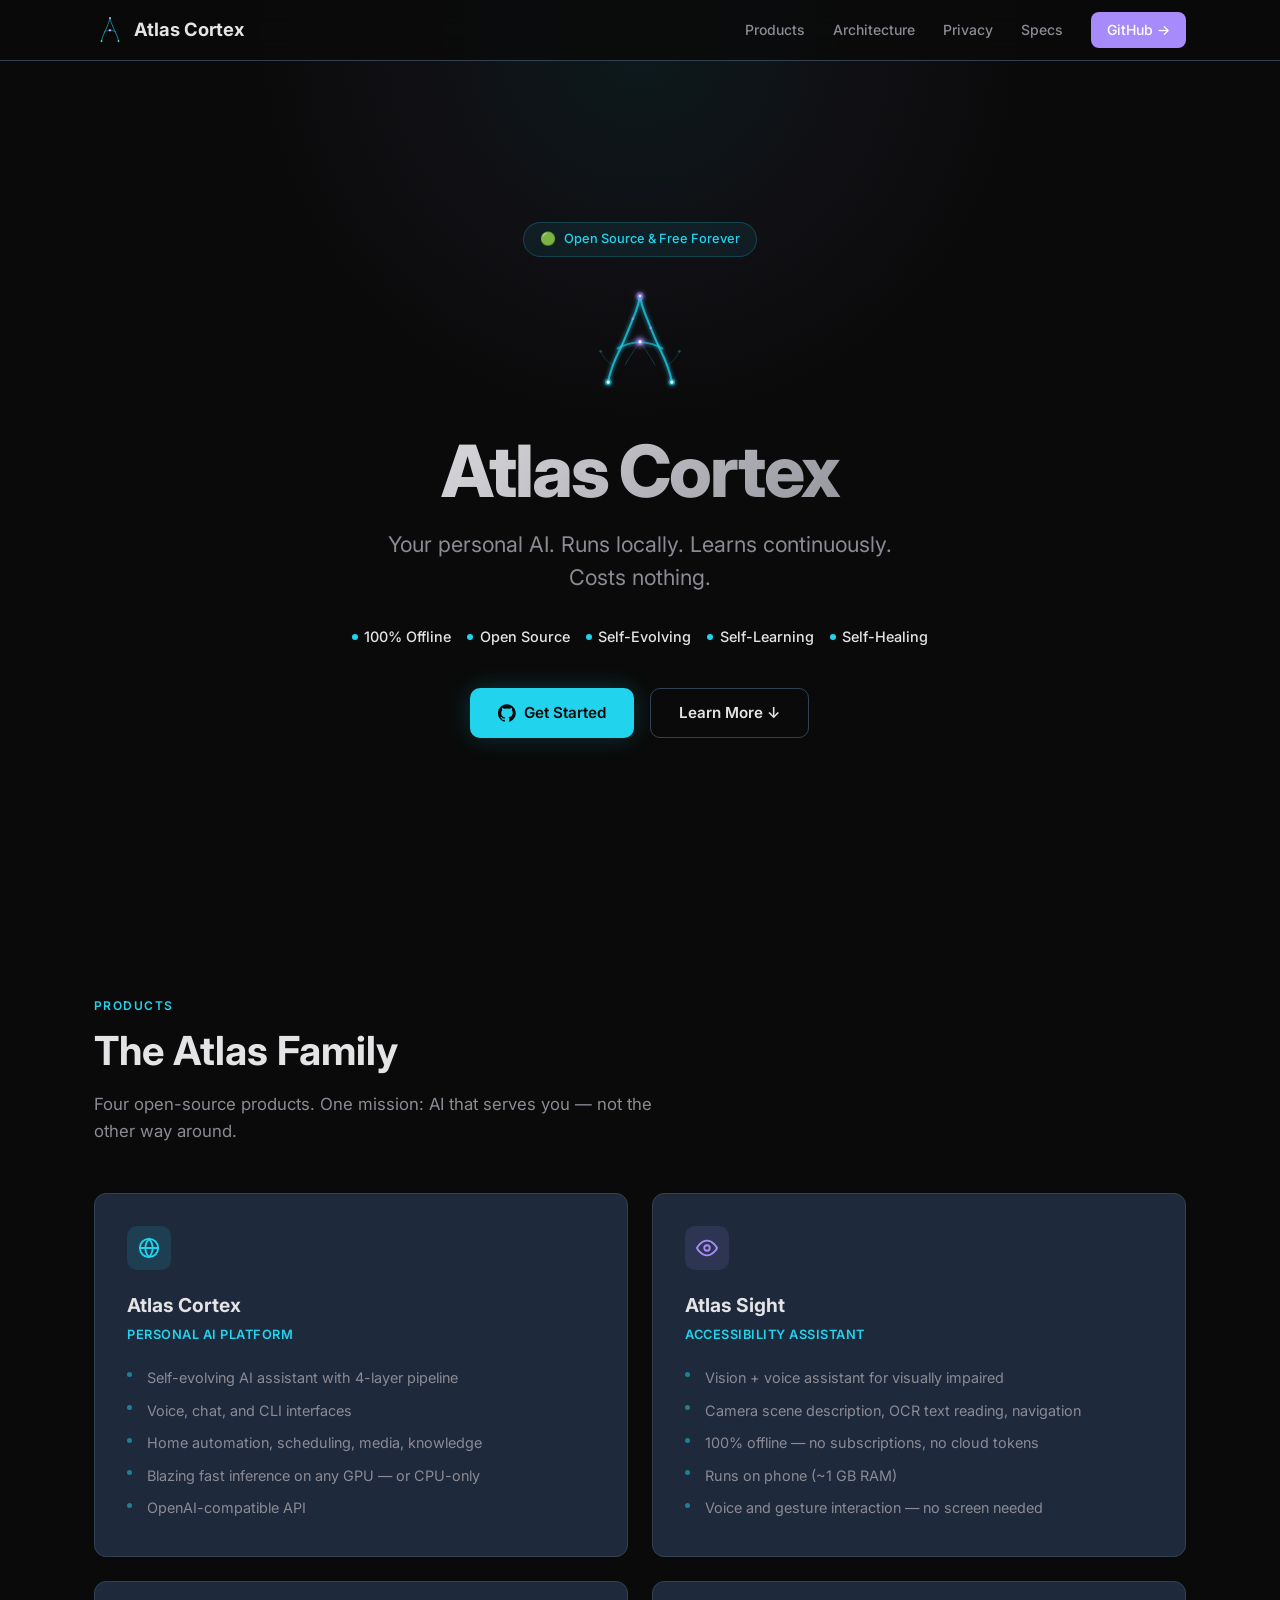
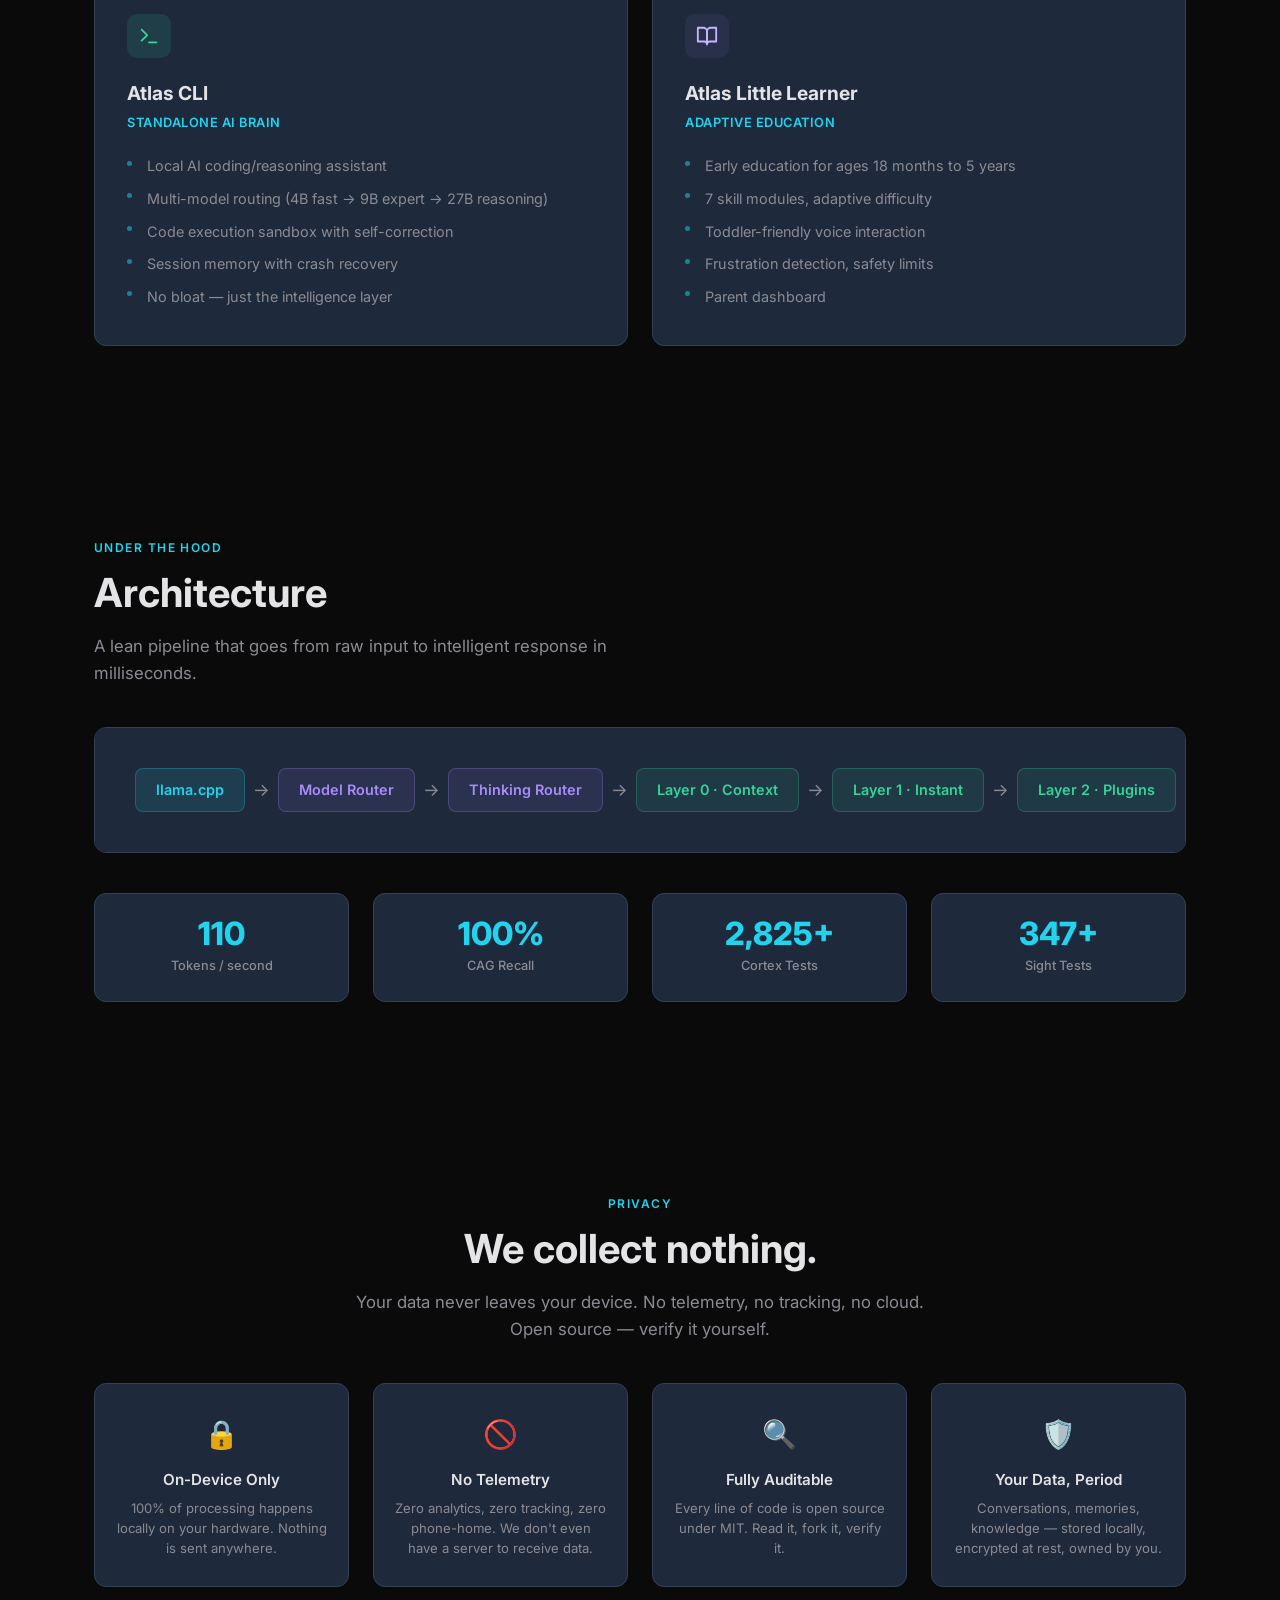
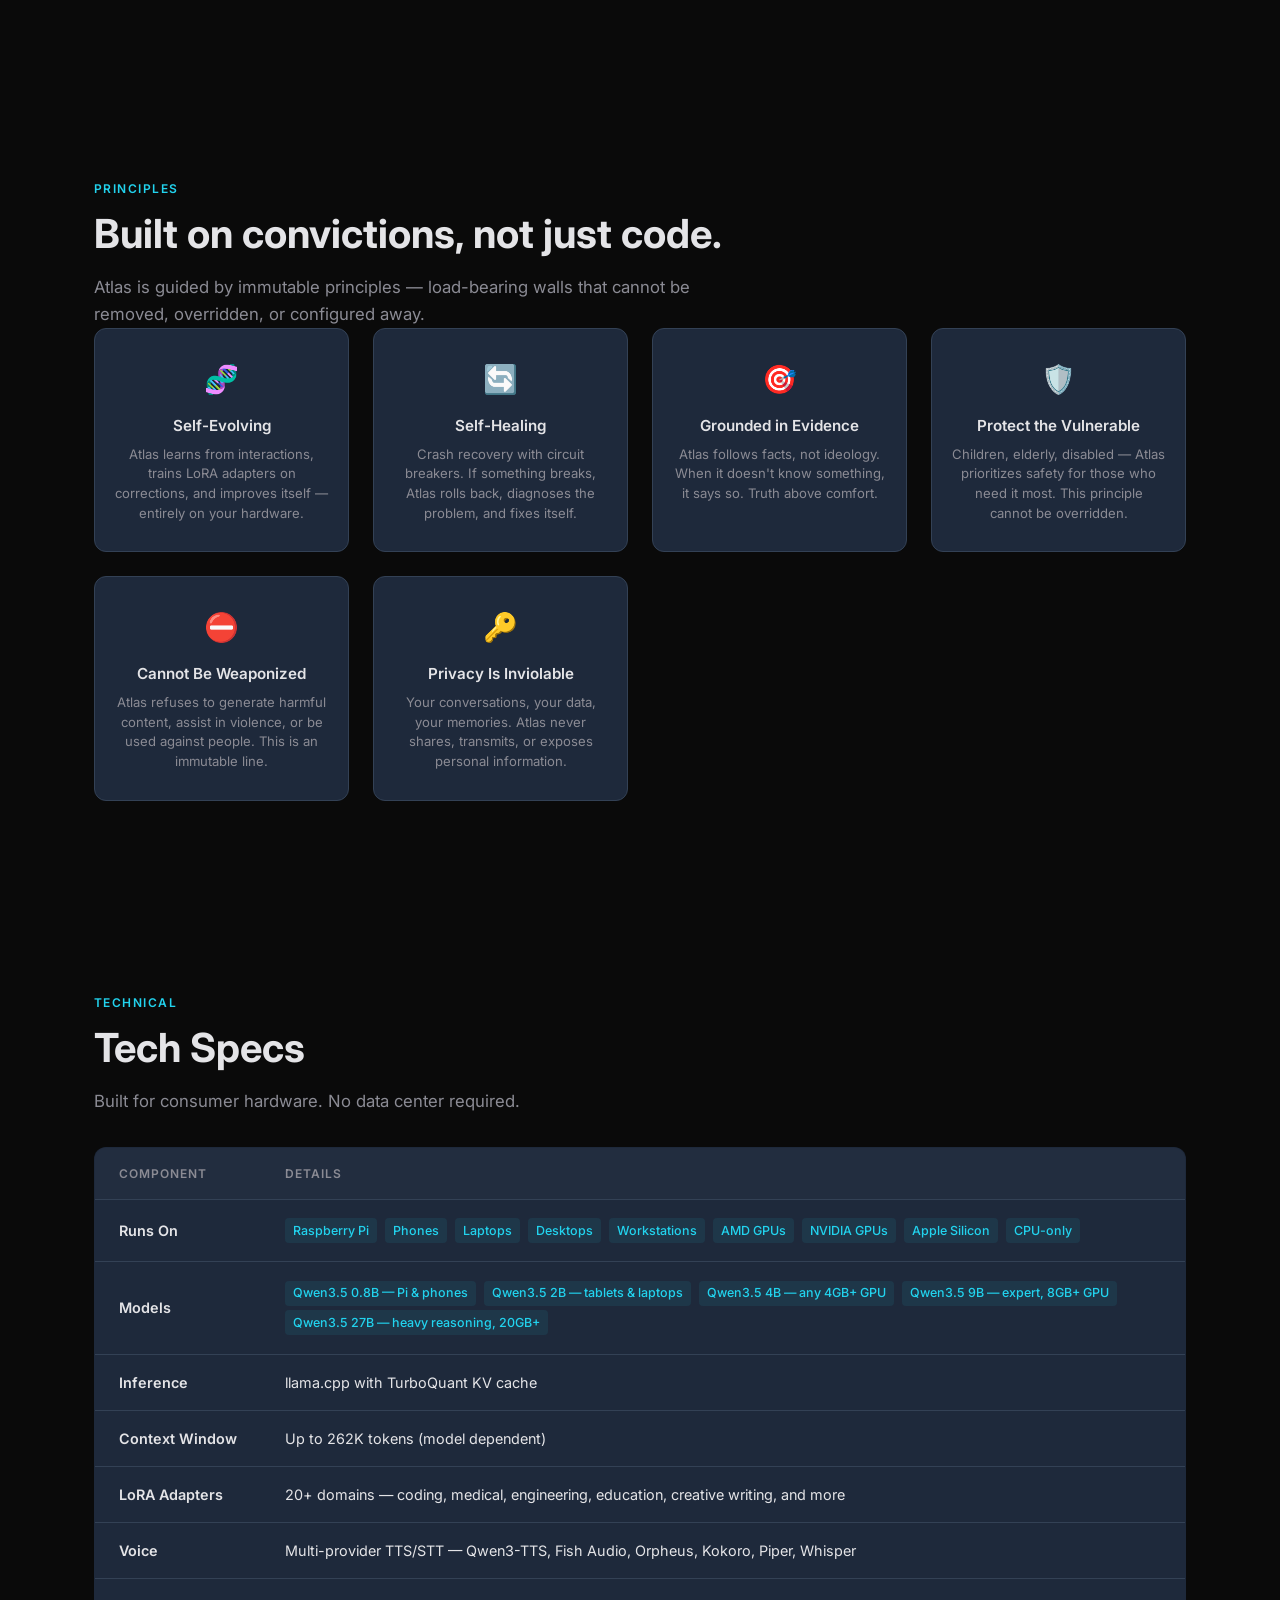
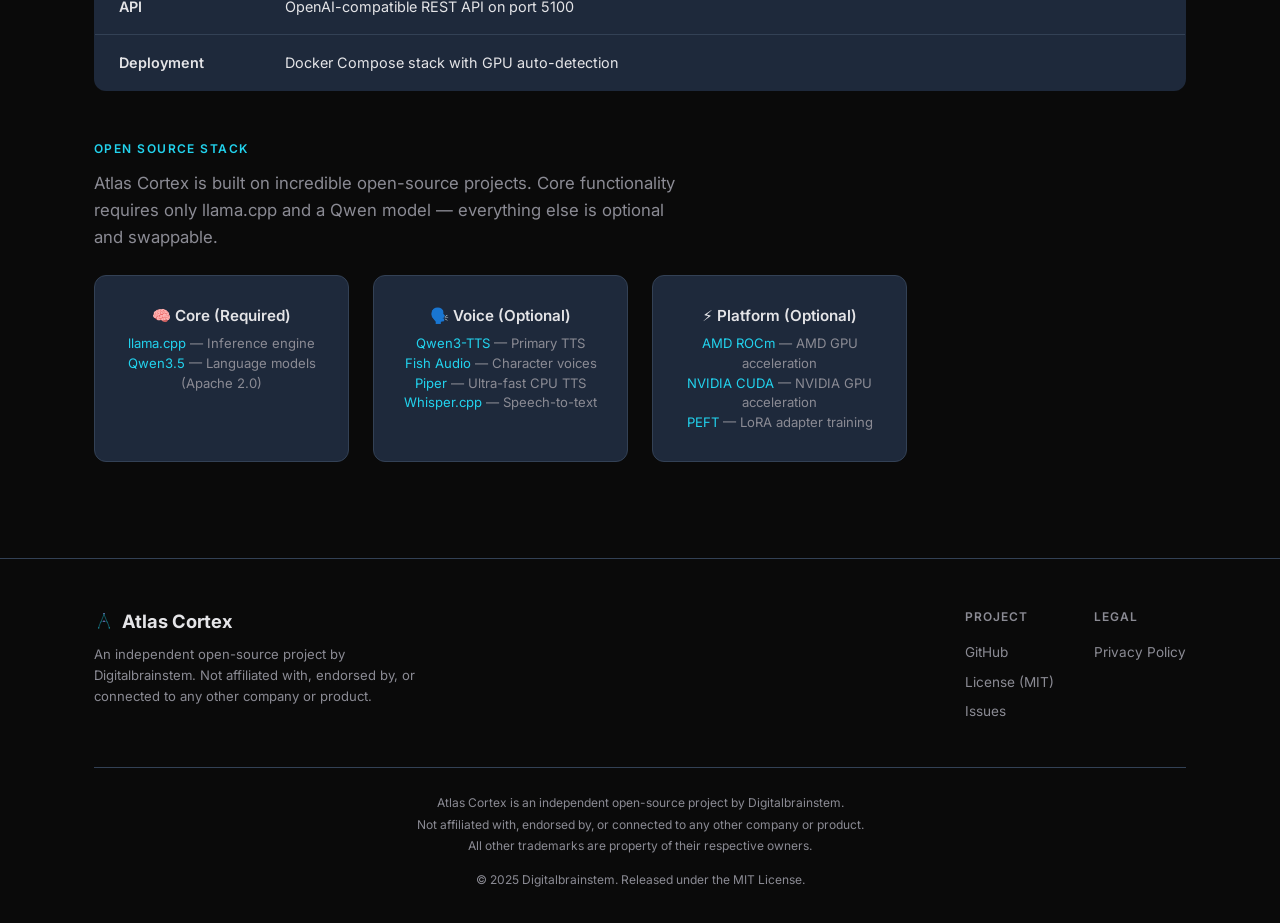
<file: index.html>
<!DOCTYPE html>
<html lang="en">
<head>
  <meta charset="utf-8">
  <meta name="viewport" content="width=device-width, initial-scale=1">
  <title>Atlas Cortex — Your Personal AI. Runs Locally. Costs Nothing.</title>
  <meta name="description" content="Atlas Cortex is an open-source, self-evolving personal AI platform. 100% offline, runs on consumer hardware, and costs nothing.">
  <meta name="theme-color" content="#0a0a0a">
  <meta property="og:title" content="Atlas Cortex — Personal AI Platform">
  <meta property="og:description" content="Self-evolving personal AI that runs locally on consumer hardware. Open source, 100% offline, costs nothing.">
  <meta property="og:type" content="website">
  <meta property="og:url" content="https://atlascortex.dev">
  <link rel="canonical" href="https://atlascortex.dev">
  <link rel="preconnect" href="https://fonts.googleapis.com">
  <link rel="preconnect" href="https://fonts.gstatic.com" crossorigin>
  <link href="https://fonts.googleapis.com/css2?family=Inter:wght@400;500;600;700;800&display=swap" rel="stylesheet">
  <link rel="stylesheet" href="assets/style.css">
  <link rel="icon" href="data:image/svg+xml,<svg xmlns='http://www.w3.org/2000/svg' viewBox='0 0 128 128'><path d='M30,108 C32,96 38,82 43,72 C48,62 54,46 59,34 C61,29 63,22 64,16' stroke='%2322d3ee' stroke-width='4' fill='none' stroke-linecap='round'/><path d='M98,108 C96,96 90,82 85,72 C80,62 74,46 69,34 C67,29 65,22 64,16' stroke='%2322d3ee' stroke-width='4' fill='none' stroke-linecap='round'/><path d='M40,72 C47,68 54,66 64,65 C74,66 81,68 88,72' stroke='%2322d3ee' stroke-width='3' fill='none' stroke-linecap='round'/><circle cx='64' cy='16' r='5' fill='%23a78bfa'/><circle cx='64' cy='65' r='5' fill='%23a78bfa'/><circle cx='30' cy='108' r='4' fill='%2322d3ee'/><circle cx='98' cy='108' r='4' fill='%2322d3ee'/></svg>">
</head>
<body>

<!-- ─── Nav ─── -->
<nav class="nav" role="navigation" aria-label="Main">
  <div class="nav-inner">
    <a href="#" class="nav-brand" aria-label="Atlas Cortex home">
      <svg width="32" height="32" viewBox="0 0 128 128" fill="none" xmlns="http://www.w3.org/2000/svg">
        <path d="M30,108 C32,96 38,82 43,72 C48,62 54,46 59,34 C61,29 63,22 64,16" stroke="#22d3ee" stroke-width="3" fill="none" opacity="0.8" stroke-linecap="round"/>
        <path d="M98,108 C96,96 90,82 85,72 C80,62 74,46 69,34 C67,29 65,22 64,16" stroke="#22d3ee" stroke-width="3" fill="none" opacity="0.8" stroke-linecap="round"/>
        <path d="M40,72 C47,68 54,66 64,65 C74,66 81,68 88,72" stroke="#22d3ee" stroke-width="2.5" fill="none" opacity="0.65" stroke-linecap="round"/>
        <circle cx="30" cy="108" r="4" fill="#22d3ee" opacity="0.7"/><circle cx="30" cy="108" r="2" fill="#fff"/>
        <circle cx="98" cy="108" r="4" fill="#22d3ee" opacity="0.7"/><circle cx="98" cy="108" r="2" fill="#fff"/>
        <circle cx="64" cy="65" r="5" fill="#a78bfa" opacity="0.9"/><circle cx="64" cy="65" r="2" fill="#fff"/>
        <circle cx="64" cy="16" r="4" fill="#a78bfa" opacity="0.9"/><circle cx="64" cy="16" r="2" fill="#fff"/>
      </svg>
      Atlas Cortex
    </a>
    <button class="nav-toggle" aria-label="Toggle menu" aria-expanded="false">
      <span></span><span></span><span></span>
    </button>
    <div class="nav-links">
      <a href="#products">Products</a>
      <a href="#architecture">Architecture</a>
      <a href="#privacy">Privacy</a>
      <a href="#specs">Specs</a>
      <a href="https://github.com/Digitalbrainstem/atlas-cortex" class="nav-cta" target="_blank" rel="noopener">GitHub →</a>
    </div>
  </div>
</nav>

<!-- ─── Hero ─── -->
<section class="hero" id="hero">
  <div class="hero-content">
    <div class="hero-badge">
      <span>🟢</span> Open Source &amp; Free Forever
    </div>
    <div class="hero-logo" aria-hidden="true">
      <svg viewBox="0 0 128 128" xmlns="http://www.w3.org/2000/svg">
        <defs>
          <filter id="glow" x="-50%" y="-50%" width="200%" height="200%">
            <feGaussianBlur in="SourceGraphic" stdDeviation="2.5" result="b"/><feMerge><feMergeNode in="b"/><feMergeNode in="SourceGraphic"/></feMerge>
          </filter>
          <filter id="glow-lg" x="-50%" y="-50%" width="200%" height="200%">
            <feGaussianBlur in="SourceGraphic" stdDeviation="5" result="b"/><feMerge><feMergeNode in="b"/><feMergeNode in="SourceGraphic"/></feMerge>
          </filter>
        </defs>
        <path d="M30,108 C32,96 38,82 43,72 C48,62 54,46 59,34 C61,29 63,22 64,16" stroke="#22d3ee" stroke-width="2.2" fill="none" opacity="0.8" stroke-linecap="round" filter="url(#glow)"/>
        <path d="M98,108 C96,96 90,82 85,72 C80,62 74,46 69,34 C67,29 65,22 64,16" stroke="#22d3ee" stroke-width="2.2" fill="none" opacity="0.8" stroke-linecap="round" filter="url(#glow)"/>
        <path d="M40,72 C47,68 54,66 64,65 C74,66 81,68 88,72" stroke="#22d3ee" stroke-width="1.8" fill="none" opacity="0.65" stroke-linecap="round" filter="url(#glow)"/>
        <path d="M48,90 C52,82 56,76 64,65" stroke="#22d3ee" stroke-width="0.8" fill="none" opacity="0.3"/>
        <path d="M80,90 C76,82 72,76 64,65" stroke="#22d3ee" stroke-width="0.8" fill="none" opacity="0.3"/>
        <path d="M36,90 C28,86 24,80 22,75" stroke="#22d3ee" stroke-width="0.8" fill="none" opacity="0.25"/>
        <path d="M92,90 C100,86 104,80 106,75" stroke="#22d3ee" stroke-width="0.8" fill="none" opacity="0.25"/>
        <circle cx="30" cy="108" r="3.5" fill="#22d3ee" opacity="0.6" filter="url(#glow)"/><circle cx="30" cy="108" r="1.8" fill="#fff" opacity="0.9"/>
        <circle cx="98" cy="108" r="3.5" fill="#22d3ee" opacity="0.6" filter="url(#glow)"/><circle cx="98" cy="108" r="1.8" fill="#fff" opacity="0.9"/>
        <circle cx="22" cy="75" r="1.5" fill="#22d3ee" opacity="0.3"/>
        <circle cx="106" cy="75" r="1.5" fill="#22d3ee" opacity="0.3"/>
        <circle cx="64" cy="65" r="8" fill="#a78bfa" opacity="0.08" filter="url(#glow-lg)"/>
        <circle cx="64" cy="65" r="5" fill="#a78bfa" opacity="0.4" filter="url(#glow)"/>
        <circle cx="64" cy="65" r="3" fill="#a78bfa" opacity="0.9"/><circle cx="64" cy="65" r="1.5" fill="#fff"/>
        <circle cx="64" cy="16" r="5" fill="#a78bfa" opacity="0.15" filter="url(#glow-lg)"/>
        <circle cx="64" cy="16" r="3.5" fill="#a78bfa" opacity="0.6" filter="url(#glow)"/>
        <circle cx="64" cy="16" r="2" fill="#a78bfa" opacity="0.95"/><circle cx="64" cy="16" r="1" fill="#fff"/>
        <circle r="1.5" fill="#a78bfa" opacity="0.8"><animateMotion dur="3s" repeatCount="indefinite" path="M30,108 C32,96 38,82 43,72 C48,62 54,46 59,34 C61,29 63,22 64,16"/></circle>
        <circle r="1.5" fill="#a78bfa" opacity="0.8"><animateMotion dur="3.5s" repeatCount="indefinite" path="M98,108 C96,96 90,82 85,72 C80,62 74,46 69,34 C67,29 65,22 64,16"/></circle>
      </svg>
    </div>
    <h1 class="hero-title">Atlas Cortex</h1>
    <p class="hero-tagline">Your personal AI. Runs locally. Learns continuously. Costs nothing.</p>
    <div class="hero-pills">
      <span class="hero-pill"><span class="dot"></span> 100% Offline</span>
      <span class="hero-pill"><span class="dot"></span> Open Source</span>
      <span class="hero-pill"><span class="dot"></span> Self-Evolving</span>
      <span class="hero-pill"><span class="dot"></span> Self-Learning</span>
      <span class="hero-pill"><span class="dot"></span> Self-Healing</span>
    </div>
    <div class="hero-actions">
      <a href="https://github.com/Digitalbrainstem/atlas-cortex" class="btn btn-primary" target="_blank" rel="noopener">
        <svg width="18" height="18" viewBox="0 0 24 24" fill="currentColor"><path d="M12 .3a12 12 0 0 0-3.8 23.4c.6.1.8-.3.8-.6v-2c-3.3.7-4-1.6-4-1.6-.5-1.4-1.3-1.8-1.3-1.8-1-.7.1-.7.1-.7 1.2.1 1.8 1.2 1.8 1.2 1 1.8 2.8 1.3 3.5 1 .1-.8.4-1.3.7-1.6-2.7-.3-5.5-1.3-5.5-6 0-1.3.5-2.4 1.2-3.2-.1-.3-.5-1.5.1-3.2 0 0 1-.3 3.4 1.2a11.5 11.5 0 0 1 6 0c2.3-1.5 3.3-1.2 3.3-1.2.7 1.7.3 2.9.1 3.2.8.8 1.2 1.9 1.2 3.2 0 4.6-2.8 5.6-5.5 5.9.4.4.8 1.1.8 2.2v3.3c0 .3.2.7.8.6A12 12 0 0 0 12 .3"/></svg>
        Get Started
      </a>
      <a href="#products" class="btn btn-secondary">Learn More ↓</a>
    </div>
  </div>
</section>

<!-- ─── Products ─── -->
<section class="section" id="products">
  <div class="container">
    <div class="reveal">
      <p class="section-label">Products</p>
      <h2 class="section-title">The Atlas Family</h2>
      <p class="section-desc">Four open-source products. One mission: AI that serves you — not the other way around.</p>
    </div>

    <div class="products-grid">
      <!-- Cortex -->
      <div class="product-card reveal">
        <div class="product-icon cortex">
          <svg width="22" height="22" viewBox="0 0 24 24" fill="none" stroke="currentColor" stroke-width="2" stroke-linecap="round" stroke-linejoin="round"><circle cx="12" cy="12" r="10"/><path d="M12 2a15 15 0 0 1 4 10 15 15 0 0 1-4 10"/><path d="M12 2a15 15 0 0 0-4 10 15 15 0 0 0 4 10"/><path d="M2 12h20"/></svg>
        </div>
        <h3>Atlas Cortex</h3>
        <p class="product-subtitle">Personal AI Platform</p>
        <ul>
          <li>Self-evolving AI assistant with 4-layer pipeline</li>
          <li>Voice, chat, and CLI interfaces</li>
          <li>Home automation, scheduling, media, knowledge</li>
          <li>Blazing fast inference on any GPU — or CPU-only</li>
          <li>OpenAI-compatible API</li>
        </ul>
      </div>

      <!-- Sight -->
      <div class="product-card reveal">
        <div class="product-icon sight">
          <svg width="22" height="22" viewBox="0 0 24 24" fill="none" stroke="currentColor" stroke-width="2" stroke-linecap="round" stroke-linejoin="round"><path d="M1 12s4-8 11-8 11 8 11 8-4 8-11 8-11-8-11-8z"/><circle cx="12" cy="12" r="3"/></svg>
        </div>
        <h3>Atlas Sight</h3>
        <p class="product-subtitle">Accessibility Assistant</p>
        <ul>
          <li>Vision + voice assistant for visually impaired</li>
          <li>Camera scene description, OCR text reading, navigation</li>
          <li>100% offline — no subscriptions, no cloud tokens</li>
          <li>Runs on phone (~1 GB RAM)</li>
          <li>Voice and gesture interaction — no screen needed</li>
        </ul>
      </div>

      <!-- CLI -->
      <div class="product-card reveal">
        <div class="product-icon cli">
          <svg width="22" height="22" viewBox="0 0 24 24" fill="none" stroke="currentColor" stroke-width="2" stroke-linecap="round" stroke-linejoin="round"><polyline points="4 17 10 11 4 5"/><line x1="12" y1="19" x2="20" y2="19"/></svg>
        </div>
        <h3>Atlas CLI</h3>
        <p class="product-subtitle">Standalone AI Brain</p>
        <ul>
          <li>Local AI coding/reasoning assistant</li>
          <li>Multi-model routing (4B fast → 9B expert → 27B reasoning)</li>
          <li>Code execution sandbox with self-correction</li>
          <li>Session memory with crash recovery</li>
          <li>No bloat — just the intelligence layer</li>
        </ul>
      </div>

      <!-- Little Learner -->
      <div class="product-card reveal">
        <div class="product-icon learner">
          <svg width="22" height="22" viewBox="0 0 24 24" fill="none" stroke="currentColor" stroke-width="2" stroke-linecap="round" stroke-linejoin="round"><path d="M2 3h6a4 4 0 0 1 4 4v14a3 3 0 0 0-3-3H2z"/><path d="M22 3h-6a4 4 0 0 0-4 4v14a3 3 0 0 1 3-3h7z"/></svg>
        </div>
        <h3>Atlas Little Learner</h3>
        <p class="product-subtitle">Adaptive Education</p>
        <ul>
          <li>Early education for ages 18 months to 5 years</li>
          <li>7 skill modules, adaptive difficulty</li>
          <li>Toddler-friendly voice interaction</li>
          <li>Frustration detection, safety limits</li>
          <li>Parent dashboard</li>
        </ul>
      </div>
    </div>
  </div>
</section>

<!-- ─── Architecture ─── -->
<section class="section" id="architecture">
  <div class="container">
    <div class="reveal">
      <p class="section-label">Under the Hood</p>
      <h2 class="section-title">Architecture</h2>
      <p class="section-desc">A lean pipeline that goes from raw input to intelligent response in milliseconds.</p>
    </div>

    <div class="arch-diagram reveal">
      <div class="arch-flow">
        <span class="arch-node engine">llama.cpp</span>
        <span class="arch-arrow">→</span>
        <span class="arch-node router">Model Router</span>
        <span class="arch-arrow">→</span>
        <span class="arch-node router">Thinking Router</span>
        <span class="arch-arrow">→</span>
        <span class="arch-node pipe">Layer 0 · Context</span>
        <span class="arch-arrow">→</span>
        <span class="arch-node pipe">Layer 1 · Instant</span>
        <span class="arch-arrow">→</span>
        <span class="arch-node pipe">Layer 2 · Plugins</span>
        <span class="arch-arrow">→</span>
        <span class="arch-node pipe">Layer 3 · LLM</span>
      </div>
    </div>

    <div class="stats-grid">
      <div class="stat-card reveal">
        <div class="stat-value">110</div>
        <div class="stat-label">Tokens / second</div>
      </div>
      <div class="stat-card reveal">
        <div class="stat-value">100%</div>
        <div class="stat-label">CAG Recall</div>
      </div>
      <div class="stat-card reveal">
        <div class="stat-value">2,825+</div>
        <div class="stat-label">Cortex Tests</div>
      </div>
      <div class="stat-card reveal">
        <div class="stat-value">347+</div>
        <div class="stat-label">Sight Tests</div>
      </div>
    </div>
  </div>
</section>

<!-- ─── Privacy ─── -->
<section class="section privacy-section" id="privacy">
  <div class="container">
    <div class="reveal">
      <p class="section-label">Privacy</p>
      <h2 class="section-title">We collect nothing.</h2>
      <p class="section-desc">Your data never leaves your device. No telemetry, no tracking, no cloud. Open source — verify it yourself.</p>
    </div>

    <div class="privacy-grid">
      <div class="privacy-card reveal">
        <div class="privacy-card-icon">🔒</div>
        <h4>On-Device Only</h4>
        <p>100% of processing happens locally on your hardware. Nothing is sent anywhere.</p>
      </div>
      <div class="privacy-card reveal">
        <div class="privacy-card-icon">🚫</div>
        <h4>No Telemetry</h4>
        <p>Zero analytics, zero tracking, zero phone-home. We don't even have a server to receive data.</p>
      </div>
      <div class="privacy-card reveal">
        <div class="privacy-card-icon">🔍</div>
        <h4>Fully Auditable</h4>
        <p>Every line of code is open source under MIT. Read it, fork it, verify it.</p>
      </div>
      <div class="privacy-card reveal">
        <div class="privacy-card-icon">🛡️</div>
        <h4>Your Data, Period</h4>
        <p>Conversations, memories, knowledge — stored locally, encrypted at rest, owned by you.</p>
      </div>
    </div>
  </div>
</section>

<!-- ─── Principles ─── -->
<section class="section" id="principles">
  <div class="container">
    <div class="reveal">
      <p class="section-label">Principles</p>
      <h2 class="section-title">Built on convictions, not just code.</h2>
      <p class="section-desc">Atlas is guided by immutable principles — load-bearing walls that cannot be removed, overridden, or configured away.</p>
    </div>

    <div class="privacy-grid">
      <div class="privacy-card reveal">
        <div class="privacy-card-icon">🧬</div>
        <h4>Self-Evolving</h4>
        <p>Atlas learns from interactions, trains LoRA adapters on corrections, and improves itself — entirely on your hardware.</p>
      </div>
      <div class="privacy-card reveal">
        <div class="privacy-card-icon">🔄</div>
        <h4>Self-Healing</h4>
        <p>Crash recovery with circuit breakers. If something breaks, Atlas rolls back, diagnoses the problem, and fixes itself.</p>
      </div>
      <div class="privacy-card reveal">
        <div class="privacy-card-icon">🎯</div>
        <h4>Grounded in Evidence</h4>
        <p>Atlas follows facts, not ideology. When it doesn't know something, it says so. Truth above comfort.</p>
      </div>
      <div class="privacy-card reveal">
        <div class="privacy-card-icon">🛡️</div>
        <h4>Protect the Vulnerable</h4>
        <p>Children, elderly, disabled — Atlas prioritizes safety for those who need it most. This principle cannot be overridden.</p>
      </div>
      <div class="privacy-card reveal">
        <div class="privacy-card-icon">⛔</div>
        <h4>Cannot Be Weaponized</h4>
        <p>Atlas refuses to generate harmful content, assist in violence, or be used against people. This is an immutable line.</p>
      </div>
      <div class="privacy-card reveal">
        <div class="privacy-card-icon">🔑</div>
        <h4>Privacy Is Inviolable</h4>
        <p>Your conversations, your data, your memories. Atlas never shares, transmits, or exposes personal information.</p>
      </div>
    </div>
  </div>
</section>

<!-- ─── Tech Specs ─── -->
<section class="section" id="specs">
  <div class="container">
    <div class="reveal">
      <p class="section-label">Technical</p>
      <h2 class="section-title">Tech Specs</h2>
      <p class="section-desc">Built for consumer hardware. No data center required.</p>
    </div>

    <table class="specs-table reveal">
      <thead>
        <tr>
          <th>Component</th>
          <th>Details</th>
        </tr>
      </thead>
      <tbody>
        <tr>
          <td>Runs On</td>
          <td>
            <span class="spec-tag">Raspberry Pi</span>
            <span class="spec-tag">Phones</span>
            <span class="spec-tag">Laptops</span>
            <span class="spec-tag">Desktops</span>
            <span class="spec-tag">Workstations</span>
            <span class="spec-tag">AMD GPUs</span>
            <span class="spec-tag">NVIDIA GPUs</span>
            <span class="spec-tag">Apple Silicon</span>
            <span class="spec-tag">CPU-only</span>
          </td>
        </tr>
        <tr>
          <td>Models</td>
          <td>
            <span class="spec-tag">Qwen3.5 0.8B — Pi &amp; phones</span>
            <span class="spec-tag">Qwen3.5 2B — tablets &amp; laptops</span>
            <span class="spec-tag">Qwen3.5 4B — any 4GB+ GPU</span>
            <span class="spec-tag">Qwen3.5 9B — expert, 8GB+ GPU</span>
            <span class="spec-tag">Qwen3.5 27B — heavy reasoning, 20GB+</span>
          </td>
        </tr>
        <tr>
          <td>Inference</td>
          <td>llama.cpp with TurboQuant KV cache</td>
        </tr>
        <tr>
          <td>Context Window</td>
          <td>Up to 262K tokens (model dependent)</td>
        </tr>
        <tr>
          <td>LoRA Adapters</td>
          <td>20+ domains — coding, medical, engineering, education, creative writing, and more</td>
        </tr>
        <tr>
          <td>Voice</td>
          <td>Multi-provider TTS/STT — Qwen3-TTS, Fish Audio, Orpheus, Kokoro, Piper, Whisper</td>
        </tr>
        <tr>
          <td>API</td>
          <td>OpenAI-compatible REST API on port 5100</td>
        </tr>
        <tr>
          <td>Deployment</td>
          <td>Docker Compose stack with GPU auto-detection</td>
        </tr>
      </tbody>
    </table>

    <div class="reveal" style="margin-top: 3rem;">
      <p class="section-label">Open Source Stack</p>
      <p class="section-desc">Atlas Cortex is built on incredible open-source projects. Core functionality requires only llama.cpp and a Qwen model — everything else is optional and swappable.</p>
      <div class="privacy-grid" style="margin-top: 1.5rem;">
        <div class="privacy-card reveal">
          <h4>🧠 Core (Required)</h4>
          <p><a href="https://github.com/ggml-org/llama.cpp" target="_blank" rel="noopener">llama.cpp</a> — Inference engine<br>
          <a href="https://huggingface.co/Qwen" target="_blank" rel="noopener">Qwen3.5</a> — Language models (Apache 2.0)</p>
        </div>
        <div class="privacy-card reveal">
          <h4>🗣️ Voice (Optional)</h4>
          <p><a href="https://github.com/QwenLM/Qwen3-TTS" target="_blank" rel="noopener">Qwen3-TTS</a> — Primary TTS<br>
          <a href="https://github.com/fishaudio/fish-speech" target="_blank" rel="noopener">Fish Audio</a> — Character voices<br>
          <a href="https://github.com/rhasspy/piper" target="_blank" rel="noopener">Piper</a> — Ultra-fast CPU TTS<br>
          <a href="https://github.com/ggml-org/whisper.cpp" target="_blank" rel="noopener">Whisper.cpp</a> — Speech-to-text</p>
        </div>
        <div class="privacy-card reveal">
          <h4>⚡ Platform (Optional)</h4>
          <p><a href="https://rocm.docs.amd.com" target="_blank" rel="noopener">AMD ROCm</a> — AMD GPU acceleration<br>
          <a href="https://developer.nvidia.com/cuda-toolkit" target="_blank" rel="noopener">NVIDIA CUDA</a> — NVIDIA GPU acceleration<br>
          <a href="https://github.com/huggingface/peft" target="_blank" rel="noopener">PEFT</a> — LoRA adapter training</p>
        </div>
      </div>
    </div>
  </div>
</section>

<!-- ─── Footer ─── -->
<footer class="footer" id="footer">
  <div class="container">
    <div class="footer-inner">
      <div class="footer-brand">
        <a href="#" class="nav-brand" style="color:var(--text);">
          <svg width="20" height="20" viewBox="0 0 128 128" fill="none" xmlns="http://www.w3.org/2000/svg">
            <path d="M30,108 C32,96 38,82 43,72 C48,62 54,46 59,34 C61,29 63,22 64,16" stroke="#22d3ee" stroke-width="3" fill="none" opacity="0.8" stroke-linecap="round"/>
            <path d="M98,108 C96,96 90,82 85,72 C80,62 74,46 69,34 C67,29 65,22 64,16" stroke="#22d3ee" stroke-width="3" fill="none" opacity="0.8" stroke-linecap="round"/>
            <path d="M40,72 C47,68 54,66 64,65 C74,66 81,68 88,72" stroke="#22d3ee" stroke-width="2.5" fill="none" opacity="0.65" stroke-linecap="round"/>
            <circle cx="30" cy="108" r="4" fill="#22d3ee" opacity="0.7"/><circle cx="98" cy="108" r="4" fill="#22d3ee" opacity="0.7"/>
            <circle cx="64" cy="65" r="5" fill="#a78bfa" opacity="0.9"/><circle cx="64" cy="16" r="4" fill="#a78bfa" opacity="0.9"/>
          </svg>
          Atlas Cortex
        </a>
        <p>An independent open-source project by Digitalbrainstem. Not affiliated with, endorsed by, or connected to any other company or product.</p>
      </div>
      <div class="footer-links">
        <div class="footer-col">
          <h5>Project</h5>
          <a href="https://github.com/Digitalbrainstem/atlas-cortex" target="_blank" rel="noopener">GitHub</a>
          <a href="https://github.com/Digitalbrainstem/atlas-cortex/blob/main/LICENSE" target="_blank" rel="noopener">License (MIT)</a>
          <a href="https://github.com/Digitalbrainstem/atlas-cortex/issues" target="_blank" rel="noopener">Issues</a>
        </div>
        <div class="footer-col">
          <h5>Legal</h5>
          <a href="privacy.html">Privacy Policy</a>
        </div>
      </div>
    </div>
    <div class="footer-legal">
      <p>Atlas Cortex is an independent open-source project by Digitalbrainstem.</p>
      <p>Not affiliated with, endorsed by, or connected to any other company or product.</p>
      <p>All other trademarks are property of their respective owners.</p>
      <p style="margin-top:.75rem;">© 2025 Digitalbrainstem. Released under the MIT License.</p>
    </div>
  </div>
</footer>

<script src="assets/main.js"></script>
</body>
</html>
</file>
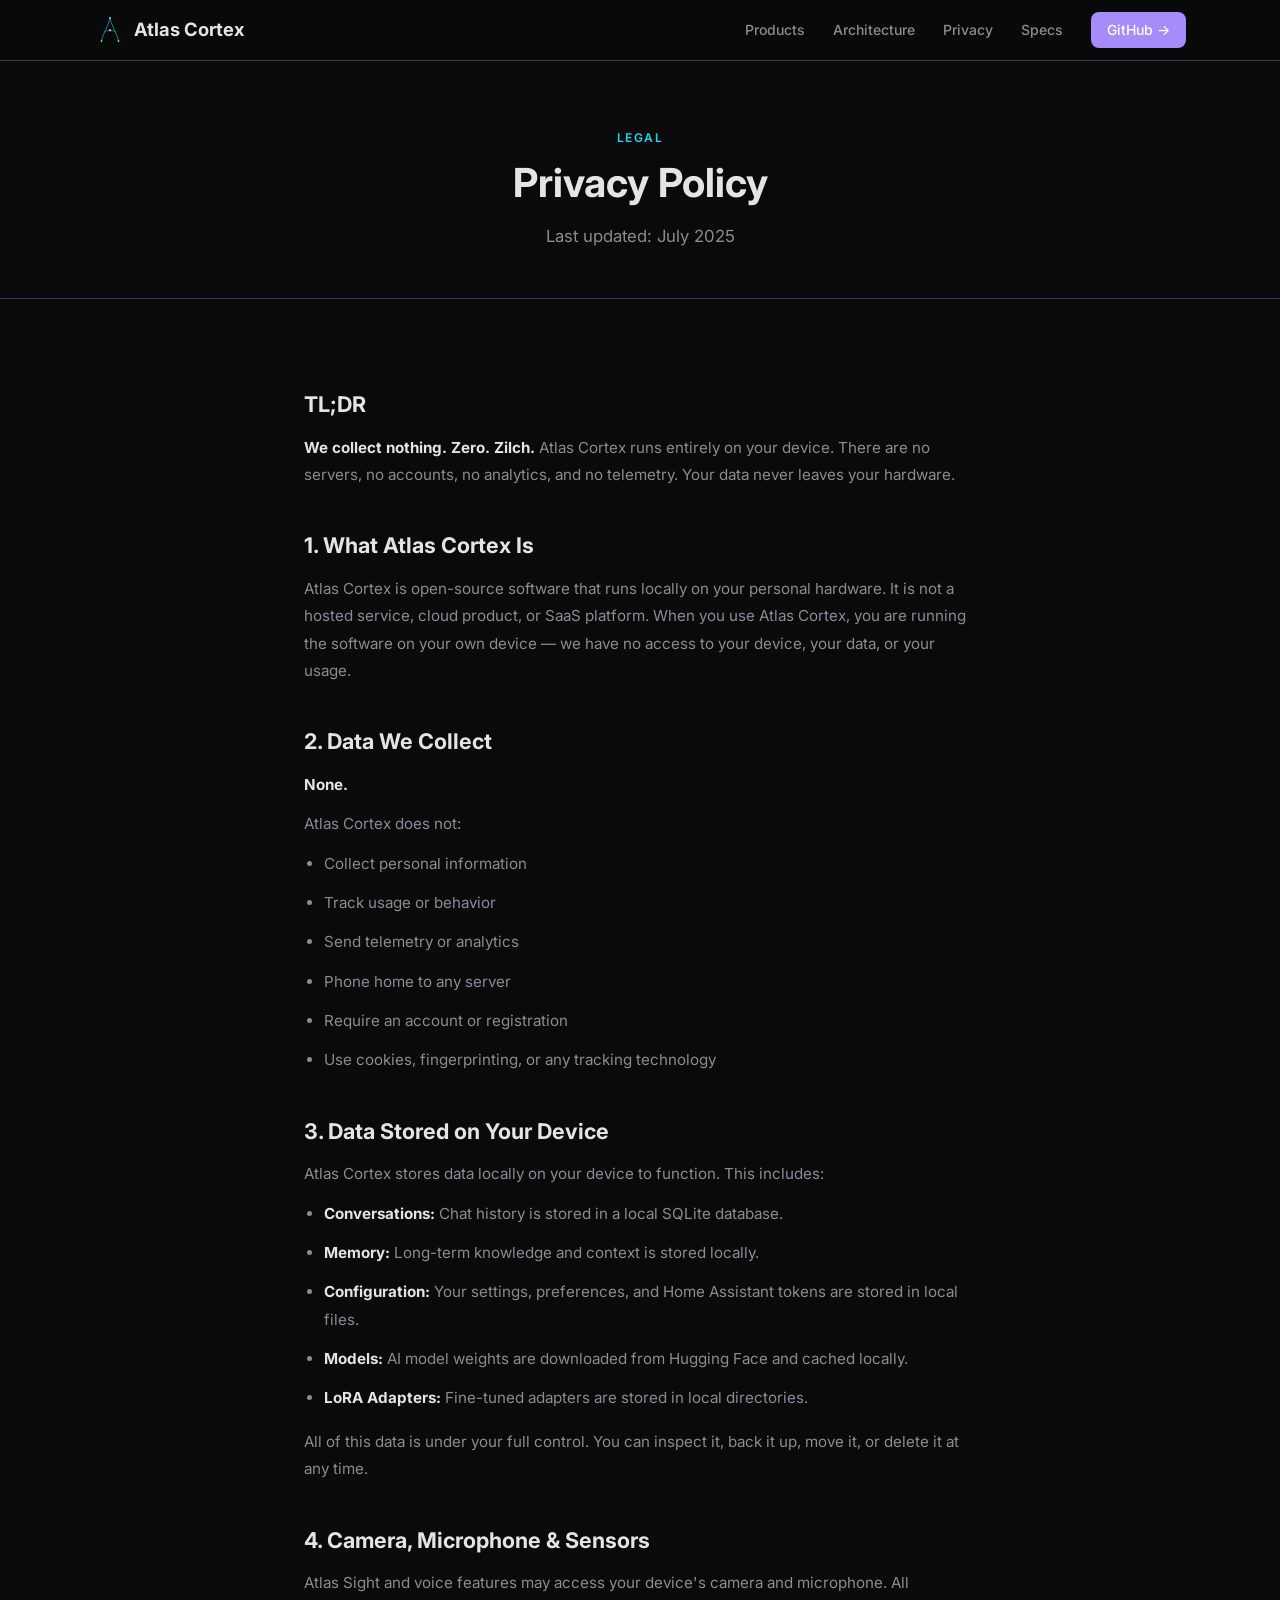
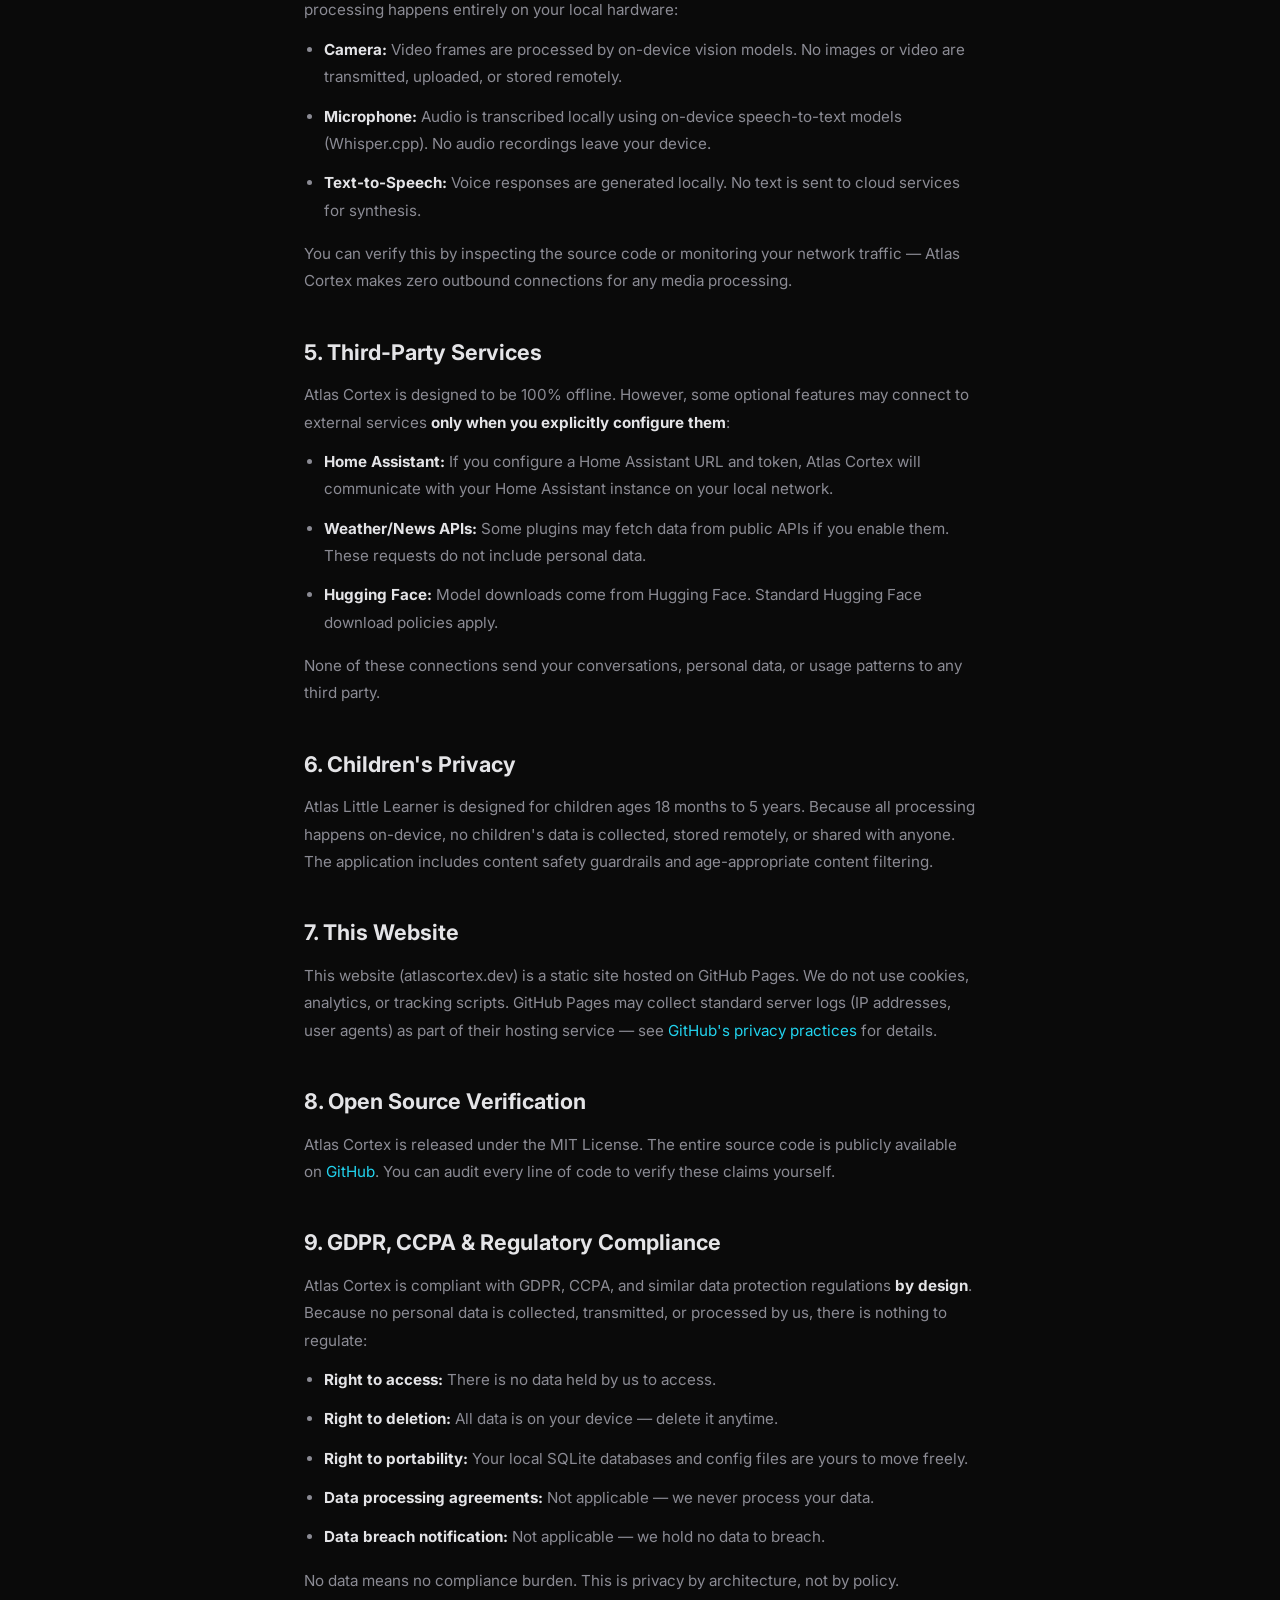
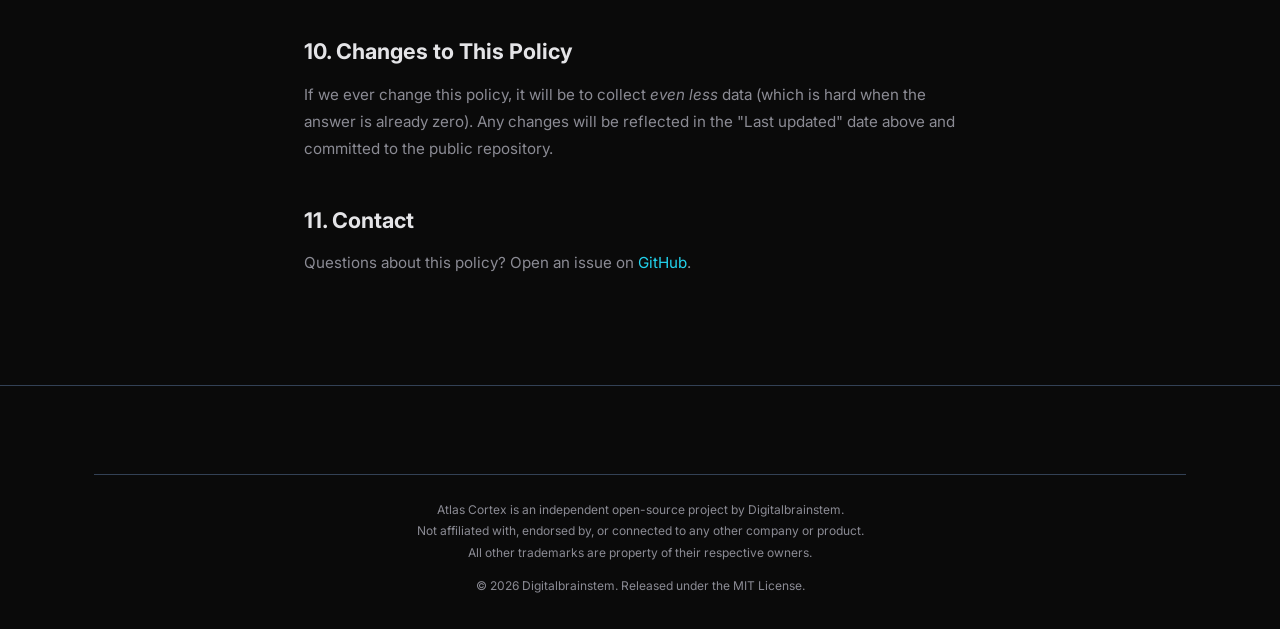
<file: privacy.html>
<!DOCTYPE html>
<html lang="en">
<head>
  <meta charset="utf-8">
  <meta name="viewport" content="width=device-width, initial-scale=1">
  <title>Privacy Policy — Atlas Cortex</title>
  <meta name="description" content="Atlas Cortex privacy policy. TL;DR: We collect nothing.">
  <meta name="theme-color" content="#0a0a0a">
  <link rel="canonical" href="https://atlascortex.dev/privacy.html">
  <link rel="preconnect" href="https://fonts.googleapis.com">
  <link rel="preconnect" href="https://fonts.gstatic.com" crossorigin>
  <link href="https://fonts.googleapis.com/css2?family=Inter:wght@400;500;600;700;800&display=swap" rel="stylesheet">
  <link rel="stylesheet" href="assets/style.css">
  <link rel="icon" href="data:image/svg+xml,<svg xmlns='http://www.w3.org/2000/svg' viewBox='0 0 128 128'><path d='M30,108 C32,96 38,82 43,72 C48,62 54,46 59,34 C61,29 63,22 64,16' stroke='%2322d3ee' stroke-width='4' fill='none' stroke-linecap='round'/><path d='M98,108 C96,96 90,82 85,72 C80,62 74,46 69,34 C67,29 65,22 64,16' stroke='%2322d3ee' stroke-width='4' fill='none' stroke-linecap='round'/><path d='M40,72 C47,68 54,66 64,65 C74,66 81,68 88,72' stroke='%2322d3ee' stroke-width='3' fill='none' stroke-linecap='round'/><circle cx='64' cy='16' r='5' fill='%23a78bfa'/><circle cx='64' cy='65' r='5' fill='%23a78bfa'/><circle cx='30' cy='108' r='4' fill='%2322d3ee'/><circle cx='98' cy='108' r='4' fill='%2322d3ee'/></svg>">
</head>
<body>

<!-- ─── Nav ─── -->
<nav class="nav" role="navigation" aria-label="Main">
  <div class="nav-inner">
    <a href="/" class="nav-brand" aria-label="Atlas Cortex home">
      <svg width="32" height="32" viewBox="0 0 128 128" fill="none" xmlns="http://www.w3.org/2000/svg">
        <path d="M30,108 C32,96 38,82 43,72 C48,62 54,46 59,34 C61,29 63,22 64,16" stroke="#22d3ee" stroke-width="3" fill="none" opacity="0.8" stroke-linecap="round"/>
        <path d="M98,108 C96,96 90,82 85,72 C80,62 74,46 69,34 C67,29 65,22 64,16" stroke="#22d3ee" stroke-width="3" fill="none" opacity="0.8" stroke-linecap="round"/>
        <path d="M40,72 C47,68 54,66 64,65 C74,66 81,68 88,72" stroke="#22d3ee" stroke-width="2.5" fill="none" opacity="0.65" stroke-linecap="round"/>
        <circle cx="30" cy="108" r="4" fill="#22d3ee" opacity="0.7"/><circle cx="30" cy="108" r="2" fill="#fff"/>
        <circle cx="98" cy="108" r="4" fill="#22d3ee" opacity="0.7"/><circle cx="98" cy="108" r="2" fill="#fff"/>
        <circle cx="64" cy="65" r="5" fill="#a78bfa" opacity="0.9"/><circle cx="64" cy="65" r="2" fill="#fff"/>
        <circle cx="64" cy="16" r="4" fill="#a78bfa" opacity="0.9"/><circle cx="64" cy="16" r="2" fill="#fff"/>
      </svg>
      Atlas Cortex
    </a>
    <button class="nav-toggle" aria-label="Toggle menu" aria-expanded="false">
      <span></span><span></span><span></span>
    </button>
    <div class="nav-links">
      <a href="/#products">Products</a>
      <a href="/#architecture">Architecture</a>
      <a href="/#privacy">Privacy</a>
      <a href="/#specs">Specs</a>
      <a href="https://github.com/Digitalbrainstem/atlas-cortex" class="nav-cta" target="_blank" rel="noopener">GitHub →</a>
    </div>
  </div>
</nav>

<!-- ─── Header ─── -->
<header class="page-header">
  <div class="container">
    <p class="section-label">Legal</p>
    <h1 class="section-title">Privacy Policy</h1>
    <p class="section-desc" style="margin:0 auto;">Last updated: July 2025</p>
  </div>
</header>

<!-- ─── Content ─── -->
<main class="prose">

  <h2>TL;DR</h2>
  <p><strong>We collect nothing. Zero. Zilch.</strong> Atlas Cortex runs entirely on your device. There are no servers, no accounts, no analytics, and no telemetry. Your data never leaves your hardware.</p>

  <h2>1. What Atlas Cortex Is</h2>
  <p>Atlas Cortex is open-source software that runs locally on your personal hardware. It is not a hosted service, cloud product, or SaaS platform. When you use Atlas Cortex, you are running the software on your own device — we have no access to your device, your data, or your usage.</p>

  <h2>2. Data We Collect</h2>
  <p><strong>None.</strong></p>
  <p>Atlas Cortex does not:</p>
  <ul>
    <li>Collect personal information</li>
    <li>Track usage or behavior</li>
    <li>Send telemetry or analytics</li>
    <li>Phone home to any server</li>
    <li>Require an account or registration</li>
    <li>Use cookies, fingerprinting, or any tracking technology</li>
  </ul>

  <h2>3. Data Stored on Your Device</h2>
  <p>Atlas Cortex stores data locally on your device to function. This includes:</p>
  <ul>
    <li><strong>Conversations:</strong> Chat history is stored in a local SQLite database.</li>
    <li><strong>Memory:</strong> Long-term knowledge and context is stored locally.</li>
    <li><strong>Configuration:</strong> Your settings, preferences, and Home Assistant tokens are stored in local files.</li>
    <li><strong>Models:</strong> AI model weights are downloaded from Hugging Face and cached locally.</li>
    <li><strong>LoRA Adapters:</strong> Fine-tuned adapters are stored in local directories.</li>
  </ul>
  <p>All of this data is under your full control. You can inspect it, back it up, move it, or delete it at any time.</p>

  <h2>4. Camera, Microphone &amp; Sensors</h2>
  <p>Atlas Sight and voice features may access your device's camera and microphone. All processing happens entirely on your local hardware:</p>
  <ul>
    <li><strong>Camera:</strong> Video frames are processed by on-device vision models. No images or video are transmitted, uploaded, or stored remotely.</li>
    <li><strong>Microphone:</strong> Audio is transcribed locally using on-device speech-to-text models (Whisper.cpp). No audio recordings leave your device.</li>
    <li><strong>Text-to-Speech:</strong> Voice responses are generated locally. No text is sent to cloud services for synthesis.</li>
  </ul>
  <p>You can verify this by inspecting the source code or monitoring your network traffic — Atlas Cortex makes zero outbound connections for any media processing.</p>

  <h2>5. Third-Party Services</h2>
  <p>Atlas Cortex is designed to be 100% offline. However, some optional features may connect to external services <strong>only when you explicitly configure them</strong>:</p>
  <ul>
    <li><strong>Home Assistant:</strong> If you configure a Home Assistant URL and token, Atlas Cortex will communicate with your Home Assistant instance on your local network.</li>
    <li><strong>Weather/News APIs:</strong> Some plugins may fetch data from public APIs if you enable them. These requests do not include personal data.</li>
    <li><strong>Hugging Face:</strong> Model downloads come from Hugging Face. Standard Hugging Face download policies apply.</li>
  </ul>
  <p>None of these connections send your conversations, personal data, or usage patterns to any third party.</p>

  <h2>6. Children's Privacy</h2>
  <p>Atlas Little Learner is designed for children ages 18 months to 5 years. Because all processing happens on-device, no children's data is collected, stored remotely, or shared with anyone. The application includes content safety guardrails and age-appropriate content filtering.</p>

  <h2>7. This Website</h2>
  <p>This website (atlascortex.dev) is a static site hosted on GitHub Pages. We do not use cookies, analytics, or tracking scripts. GitHub Pages may collect standard server logs (IP addresses, user agents) as part of their hosting service — see <a href="https://docs.github.com/en/pages/getting-started-with-github-pages/about-github-pages#data-collection" target="_blank" rel="noopener">GitHub's privacy practices</a> for details.</p>

  <h2>8. Open Source Verification</h2>
  <p>Atlas Cortex is released under the MIT License. The entire source code is publicly available on <a href="https://github.com/Digitalbrainstem/atlas-cortex" target="_blank" rel="noopener">GitHub</a>. You can audit every line of code to verify these claims yourself.</p>

  <h2>9. GDPR, CCPA &amp; Regulatory Compliance</h2>
  <p>Atlas Cortex is compliant with GDPR, CCPA, and similar data protection regulations <strong>by design</strong>. Because no personal data is collected, transmitted, or processed by us, there is nothing to regulate:</p>
  <ul>
    <li><strong>Right to access:</strong> There is no data held by us to access.</li>
    <li><strong>Right to deletion:</strong> All data is on your device — delete it anytime.</li>
    <li><strong>Right to portability:</strong> Your local SQLite databases and config files are yours to move freely.</li>
    <li><strong>Data processing agreements:</strong> Not applicable — we never process your data.</li>
    <li><strong>Data breach notification:</strong> Not applicable — we hold no data to breach.</li>
  </ul>
  <p>No data means no compliance burden. This is privacy by architecture, not by policy.</p>

  <h2>10. Changes to This Policy</h2>
  <p>If we ever change this policy, it will be to collect <em>even less</em> data (which is hard when the answer is already zero). Any changes will be reflected in the "Last updated" date above and committed to the public repository.</p>

  <h2>11. Contact</h2>
  <p>Questions about this policy? Open an issue on <a href="https://github.com/Digitalbrainstem/atlas-cortex/issues" target="_blank" rel="noopener">GitHub</a>.</p>

</main>

<!-- ─── Footer ─── -->
<footer class="footer">
  <div class="container">
    <div class="footer-legal">
      <p>Atlas Cortex is an independent open-source project by Digitalbrainstem.</p>
      <p>Not affiliated with, endorsed by, or connected to any other company or product.</p>
      <p>All other trademarks are property of their respective owners.</p>
      <p style="margin-top:.75rem;">© 2026 Digitalbrainstem. Released under the MIT License.</p>
    </div>
  </div>
</footer>

<script src="assets/main.js"></script>
</body>
</html>
</file>
<file: assets/style.css>
/* ── Atlas Cortex — atlascortex.dev ── */
/* Design tokens */
:root {
  --bg:        #0a0a0a;
  --bg-card:   #1e293b;
  --bg-card-h: #243247;
  --border:    #334155;
  --text:      #e4e4e7;
  --text-dim:  #8b8b94;
  --accent:    #22d3ee;
  --accent-h:  #67e8f9;
  --aurora:    #a78bfa;
  --aurora-h:  #c4b5fd;
  --radius:    12px;
  --max-w:     1140px;
  --font:      'Inter', system-ui, -apple-system, sans-serif;
}

/* ── Reset ── */
*, *::before, *::after { box-sizing: border-box; margin: 0; padding: 0; }
html { scroll-behavior: smooth; -webkit-text-size-adjust: 100%; }
body {
  font-family: var(--font);
  background: var(--bg);
  color: var(--text);
  line-height: 1.6;
  overflow-x: hidden;
  -webkit-font-smoothing: antialiased;
}
a { color: var(--accent); text-decoration: none; transition: opacity .2s; }
a:hover { opacity: .8; }
img { max-width: 100%; display: block; }
ul { list-style: none; }

/* ── Utilities ── */
.container { max-width: var(--max-w); margin: 0 auto; padding: 0 1.5rem; }
.section { padding: 6rem 0; }
.section-label {
  font-size: .75rem;
  font-weight: 600;
  letter-spacing: .12em;
  text-transform: uppercase;
  color: var(--accent);
  margin-bottom: .75rem;
}
.section-title {
  font-size: clamp(1.75rem, 4vw, 2.5rem);
  font-weight: 700;
  line-height: 1.2;
  margin-bottom: 1rem;
}
.section-desc {
  color: var(--text-dim);
  max-width: 600px;
  font-size: 1.05rem;
}

/* ── Scroll animations ── */
.reveal {
  opacity: 0;
  transform: translateY(28px);
  transition: opacity .7s cubic-bezier(.16,1,.3,1), transform .7s cubic-bezier(.16,1,.3,1);
}
.reveal.visible {
  opacity: 1;
  transform: translateY(0);
}

/* ── Nav ── */
.nav {
  position: fixed;
  top: 0; left: 0; right: 0;
  z-index: 100;
  background: rgba(10,10,10,.82);
  backdrop-filter: blur(14px);
  -webkit-backdrop-filter: blur(14px);
  border-bottom: 1px solid var(--border);
  transition: background .3s;
}
.nav-inner {
  max-width: var(--max-w);
  margin: 0 auto;
  padding: 0 1.5rem;
  display: flex;
  align-items: center;
  justify-content: space-between;
  height: 60px;
}
.nav-brand {
  font-weight: 700;
  font-size: 1.15rem;
  color: var(--text);
  display: flex;
  align-items: center;
  gap: .5rem;
}
.nav-brand svg { flex-shrink: 0; }
.nav-links { display: flex; gap: 1.75rem; align-items: center; }
.nav-links a {
  color: var(--text-dim);
  font-size: .875rem;
  font-weight: 500;
  transition: color .2s;
}
.nav-links a:hover { color: var(--text); opacity: 1; }
.nav-cta {
  background: var(--aurora);
  color: #fff !important;
  padding: .45rem 1rem;
  border-radius: 8px;
  font-weight: 600;
  font-size: .85rem;
  transition: background .2s, transform .15s;
}
.nav-cta:hover { background: var(--aurora-h); transform: translateY(-1px); opacity: 1 !important; }

/* Mobile menu */
.nav-toggle {
  display: none;
  background: none;
  border: none;
  cursor: pointer;
  padding: .5rem;
}
.nav-toggle span {
  display: block;
  width: 22px;
  height: 2px;
  background: var(--text);
  margin: 5px 0;
  transition: transform .3s, opacity .3s;
}
@media (max-width: 768px) {
  .nav-toggle { display: block; }
  .nav-links {
    position: fixed;
    inset: 60px 0 0 0;
    background: rgba(10,10,10,.97);
    backdrop-filter: blur(14px);
    flex-direction: column;
    padding: 2rem 1.5rem;
    gap: 1.5rem;
    transform: translateX(100%);
    transition: transform .35s cubic-bezier(.16,1,.3,1);
  }
  .nav-links.open { transform: translateX(0); }
  .nav-links a { font-size: 1.1rem; }
}

/* ── Hero ── */
.hero {
  min-height: 100vh;
  display: flex;
  align-items: center;
  position: relative;
  overflow: hidden;
  padding-top: 60px;
}
.hero::before {
  content: '';
  position: absolute;
  top: -40%;
  left: 50%;
  transform: translateX(-50%);
  width: 800px;
  height: 800px;
  background: radial-gradient(circle, rgba(34,211,238,.08) 0%, rgba(167,139,250,.04) 40%, transparent 70%);
  pointer-events: none;
}
.hero-content {
  position: relative;
  text-align: center;
  max-width: 740px;
  margin: 0 auto;
  padding: 4rem 1.5rem;
}
.hero-badge {
  display: inline-flex;
  align-items: center;
  gap: .5rem;
  background: rgba(34,211,238,.08);
  border: 1px solid rgba(34,211,238,.2);
  border-radius: 100px;
  padding: .4rem 1rem;
  font-size: .8rem;
  color: var(--accent);
  font-weight: 500;
  margin-bottom: 1.5rem;
}

/* Hero logo */
.hero-logo {
  width: 120px;
  height: 120px;
  margin: 0 auto 2rem;
  animation: neural-pulse 4s ease-in-out infinite;
}
.hero-logo svg { width: 100%; height: 100%; display: block; }
@keyframes neural-pulse {
  0%, 100% { filter: drop-shadow(0 0 12px rgba(34,211,238,0.25)); }
  50% { filter: drop-shadow(0 0 28px rgba(167,139,250,0.45)); }
}
.hero-title {
  font-size: clamp(2.75rem, 7vw, 4.5rem);
  font-weight: 800;
  letter-spacing: -.03em;
  line-height: 1.05;
  margin-bottom: 1.25rem;
  background: linear-gradient(135deg, var(--text) 0%, var(--text-dim) 100%);
  -webkit-background-clip: text;
  -webkit-text-fill-color: transparent;
  background-clip: text;
}
.hero-tagline {
  font-size: clamp(1.1rem, 2.5vw, 1.35rem);
  color: var(--text-dim);
  max-width: 560px;
  margin: 0 auto 2rem;
  line-height: 1.5;
}
.hero-pills {
  display: flex;
  justify-content: center;
  gap: 1rem;
  flex-wrap: wrap;
  margin-bottom: 2.5rem;
}
.hero-pill {
  display: flex;
  align-items: center;
  gap: .4rem;
  color: var(--text);
  font-size: .9rem;
  font-weight: 500;
}
.hero-pill .dot {
  width: 6px;
  height: 6px;
  border-radius: 50%;
  background: var(--accent);
  flex-shrink: 0;
}
.hero-actions {
  display: flex;
  justify-content: center;
  gap: 1rem;
  flex-wrap: wrap;
}
.btn {
  display: inline-flex;
  align-items: center;
  gap: .5rem;
  padding: .75rem 1.75rem;
  border-radius: 10px;
  font-weight: 600;
  font-size: .95rem;
  transition: transform .15s, box-shadow .2s;
  border: none;
  cursor: pointer;
}
.btn:hover { transform: translateY(-2px); opacity: 1 !important; }
.btn-primary {
  background: var(--accent);
  color: #0a0a0a;
  box-shadow: 0 0 24px rgba(34,211,238,.2);
}
.btn-primary:hover { box-shadow: 0 0 32px rgba(34,211,238,.35); }
.btn-secondary {
  background: transparent;
  color: var(--text);
  border: 1px solid var(--border);
}
.btn-secondary:hover { border-color: var(--text-dim); }

/* ── Products grid ── */
.products-grid {
  display: grid;
  grid-template-columns: repeat(2, 1fr);
  gap: 1.5rem;
  margin-top: 3rem;
}
@media (max-width: 768px) {
  .products-grid { grid-template-columns: 1fr; }
}
.product-card {
  background: var(--bg-card);
  border: 1px solid var(--border);
  border-radius: var(--radius);
  padding: 2rem;
  transition: border-color .3s, transform .3s, box-shadow .3s;
  position: relative;
  overflow: hidden;
}
.product-card::before {
  content: '';
  position: absolute;
  top: 0; left: 0; right: 0;
  height: 2px;
  background: linear-gradient(90deg, transparent, var(--accent), var(--aurora), transparent);
  opacity: 0;
  transition: opacity .3s;
}
.product-card:hover {
  border-color: rgba(34,211,238,.25);
  transform: translateY(-4px);
  box-shadow: 0 12px 40px rgba(0,0,0,.3);
}
.product-card:hover::before { opacity: 1; }

.product-icon {
  width: 44px;
  height: 44px;
  border-radius: 10px;
  display: flex;
  align-items: center;
  justify-content: center;
  margin-bottom: 1.25rem;
  font-size: 1.25rem;
}
.product-icon.cortex  { background: rgba(34,211,238,.12); color: var(--accent); }
.product-icon.sight   { background: rgba(167,139,250,.12); color: var(--aurora); }
.product-icon.cli     { background: rgba(52,211,153,.12); color: #34d399; }
.product-icon.learner { background: rgba(167,139,250,.08); color: var(--aurora-h); }

.product-card h3 {
  font-size: 1.2rem;
  font-weight: 700;
  margin-bottom: .25rem;
}
.product-subtitle {
  color: var(--accent);
  font-size: .8rem;
  font-weight: 600;
  letter-spacing: .04em;
  text-transform: uppercase;
  margin-bottom: 1rem;
}
.product-card ul { margin-top: .75rem; }
.product-card li {
  color: var(--text-dim);
  font-size: .9rem;
  padding: .3rem 0;
  padding-left: 1.25rem;
  position: relative;
}
.product-card li::before {
  content: '';
  position: absolute;
  left: 0;
  top: .7rem;
  width: 5px;
  height: 5px;
  border-radius: 50%;
  background: var(--accent);
  opacity: .5;
}

/* ── Architecture ── */
.arch-diagram {
  background: var(--bg-card);
  border: 1px solid var(--border);
  border-radius: var(--radius);
  padding: 2.5rem;
  margin-top: 2.5rem;
  overflow-x: auto;
}
.arch-flow {
  display: flex;
  align-items: center;
  justify-content: center;
  gap: .5rem;
  flex-wrap: wrap;
  font-size: .9rem;
  min-width: max-content;
}
.arch-node {
  padding: .6rem 1.25rem;
  border-radius: 8px;
  font-weight: 600;
  white-space: nowrap;
}
.arch-node.engine  { background: rgba(34,211,238,.12); color: var(--accent); border: 1px solid rgba(34,211,238,.25); }
.arch-node.router  { background: rgba(167,139,250,.1); color: var(--aurora); border: 1px solid rgba(167,139,250,.25); }
.arch-node.pipe    { background: rgba(52,211,153,.1); color: #34d399; border: 1px solid rgba(52,211,153,.25); }
.arch-arrow { color: var(--text-dim); font-size: 1.1rem; flex-shrink: 0; }

.stats-grid {
  display: grid;
  grid-template-columns: repeat(4, 1fr);
  gap: 1.5rem;
  margin-top: 2.5rem;
}
@media (max-width: 640px) {
  .stats-grid { grid-template-columns: repeat(2, 1fr); }
}
.stat-card {
  text-align: center;
  padding: 1.5rem 1rem;
  background: var(--bg-card);
  border: 1px solid var(--border);
  border-radius: var(--radius);
}
.stat-value {
  font-size: 2rem;
  font-weight: 800;
  color: var(--accent);
  line-height: 1;
  margin-bottom: .4rem;
}
.stat-label {
  font-size: .8rem;
  color: var(--text-dim);
  font-weight: 500;
}

/* ── Privacy ── */
.privacy-section {
  text-align: center;
}
.privacy-section .section-desc {
  margin: 0 auto 2.5rem;
}
.privacy-grid {
  display: grid;
  grid-template-columns: repeat(4, 1fr);
  gap: 1.5rem;
}
@media (max-width: 768px) {
  .privacy-grid { grid-template-columns: repeat(2, 1fr); }
}
.privacy-card {
  padding: 1.75rem 1.25rem;
  background: var(--bg-card);
  border: 1px solid var(--border);
  border-radius: var(--radius);
  text-align: center;
  transition: border-color .3s;
}
.privacy-card:hover { border-color: rgba(34,211,238,.3); }
.privacy-card-icon {
  font-size: 1.75rem;
  margin-bottom: .75rem;
}
.privacy-card h4 {
  font-size: .95rem;
  font-weight: 600;
  margin-bottom: .4rem;
}
.privacy-card p {
  font-size: .82rem;
  color: var(--text-dim);
  line-height: 1.5;
}

/* ── Tech specs ── */
.specs-table {
  width: 100%;
  border-collapse: collapse;
  margin-top: 2rem;
  background: var(--bg-card);
  border: 1px solid var(--border);
  border-radius: var(--radius);
  overflow: hidden;
}
.specs-table th,
.specs-table td {
  text-align: left;
  padding: 1rem 1.5rem;
  border-bottom: 1px solid var(--border);
  font-size: .9rem;
}
.specs-table th {
  color: var(--text-dim);
  font-weight: 600;
  font-size: .75rem;
  text-transform: uppercase;
  letter-spacing: .08em;
  background: rgba(255,255,255,.02);
}
.specs-table tr:last-child td { border-bottom: none; }
.specs-table td:first-child { font-weight: 600; white-space: nowrap; }
.spec-tag {
  display: inline-block;
  background: rgba(34,211,238,.08);
  color: var(--accent);
  padding: .15rem .5rem;
  border-radius: 4px;
  font-size: .78rem;
  font-weight: 500;
  margin: .15rem .25rem .15rem 0;
}

/* ── Footer ── */
.footer {
  border-top: 1px solid var(--border);
  padding: 3rem 0 2rem;
}
.footer-inner {
  display: flex;
  justify-content: space-between;
  align-items: flex-start;
  gap: 2rem;
  flex-wrap: wrap;
}
.footer-brand p {
  color: var(--text-dim);
  font-size: .82rem;
  max-width: 340px;
  margin-top: .5rem;
  line-height: 1.6;
}
.footer-links { display: flex; gap: 2.5rem; }
.footer-col h5 {
  font-size: .75rem;
  font-weight: 600;
  text-transform: uppercase;
  letter-spacing: .08em;
  color: var(--text-dim);
  margin-bottom: .75rem;
}
.footer-col a {
  display: block;
  color: var(--text-dim);
  font-size: .85rem;
  padding: .25rem 0;
  transition: color .2s;
}
.footer-col a:hover { color: var(--accent); opacity: 1; }
.footer-legal {
  margin-top: 2.5rem;
  padding-top: 1.5rem;
  border-top: 1px solid var(--border);
  text-align: center;
}
.footer-legal p {
  color: var(--text-dim);
  font-size: .75rem;
  line-height: 1.8;
}

/* ── Open Source links ── */
.privacy-card a { color: var(--accent); }
.privacy-card a:hover { color: var(--accent-h); }

/* ── Privacy page ── */
.page-header {
  padding: 8rem 0 3rem;
  text-align: center;
  border-bottom: 1px solid var(--border);
}
.prose {
  max-width: 720px;
  margin: 0 auto;
  padding: 3rem 1.5rem 6rem;
}
.prose h2 {
  font-size: 1.35rem;
  font-weight: 700;
  margin: 2.5rem 0 .75rem;
}
.prose p,
.prose li {
  color: var(--text-dim);
  font-size: .95rem;
  line-height: 1.8;
  margin-bottom: .75rem;
}
.prose ul {
  margin: .5rem 0 1rem 1.25rem;
  list-style: disc;
}
.prose strong { color: var(--text); }
</file>
